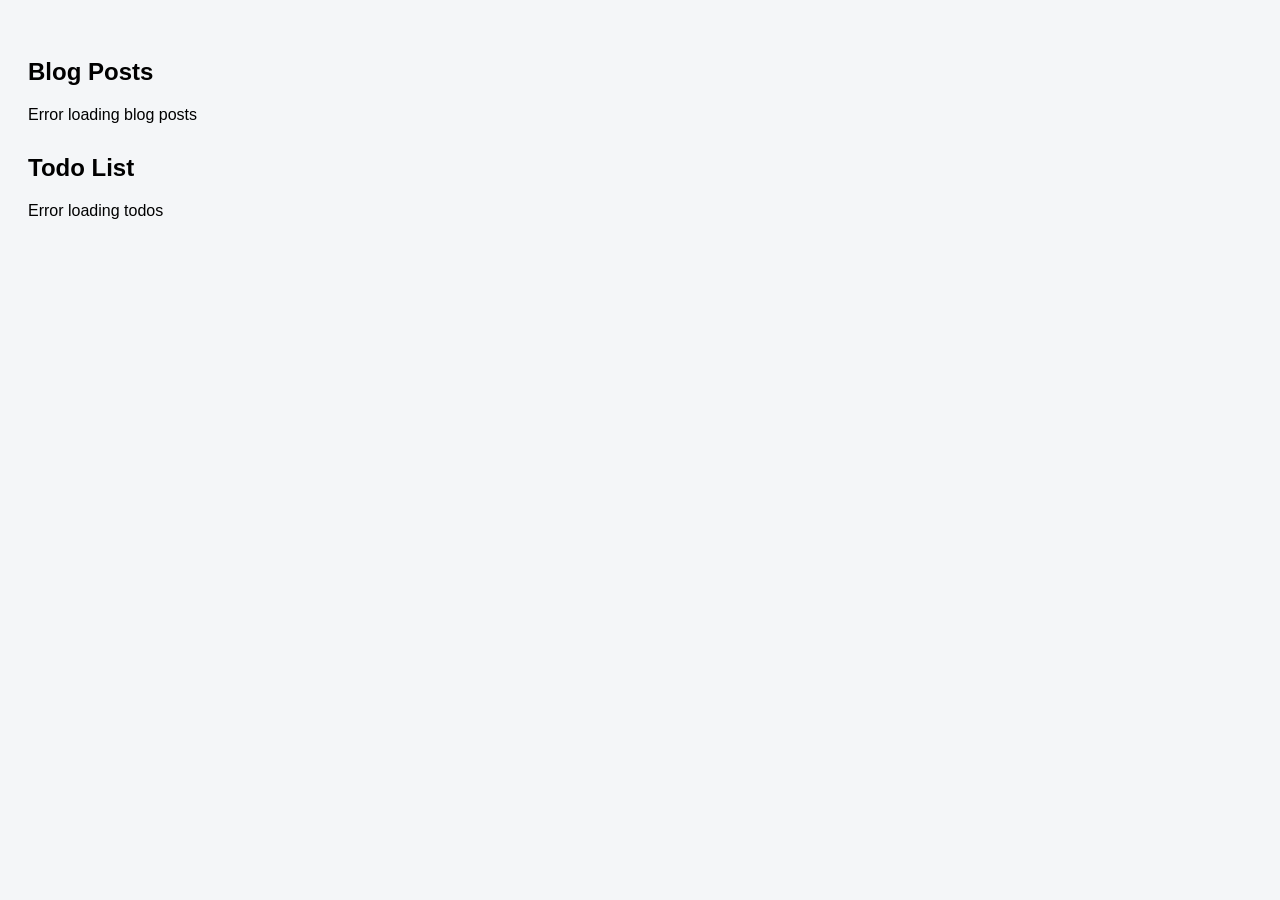
<file: Fetch API Daily Coding Activity/index.html>
<!DOCTYPE html>
<html lang="en">
<head>
  <meta charset="UTF-8">
  <title>Fetch API Assignment</title>

  <style>
    body {
      font-family: Arial, sans-serif;
      background-color: #f4f6f8;
      padding: 20px;
    }

    h2 {
      margin-top: 30px;
    }

    .card {
      background: #fff;
      padding: 15px;
      margin-bottom: 12px;
      border-radius: 6px;
      box-shadow: 0 2px 5px rgba(0,0,0,0.1);
    }

    .post-title {
      font-size: 18px;
      font-weight: bold;
      text-transform: capitalize;
      margin-bottom: 8px;
    }

    .post-body {
      color: #444;
      line-height: 1.5;
    }

    .todo {
      display: flex;
      justify-content: space-between;
    }

    .completed {
      color: green;
      font-weight: bold;
    }

    .pending {
      color: red;
      font-weight: bold;
    }
  </style>
</head>

<body>

  <h2>Blog Posts</h2>
  <div id="posts"></div>

  <h2>Todo List</h2>
  <div id="todos"></div>

  <script src="script.js"></script>
</body>
</html>
</file>
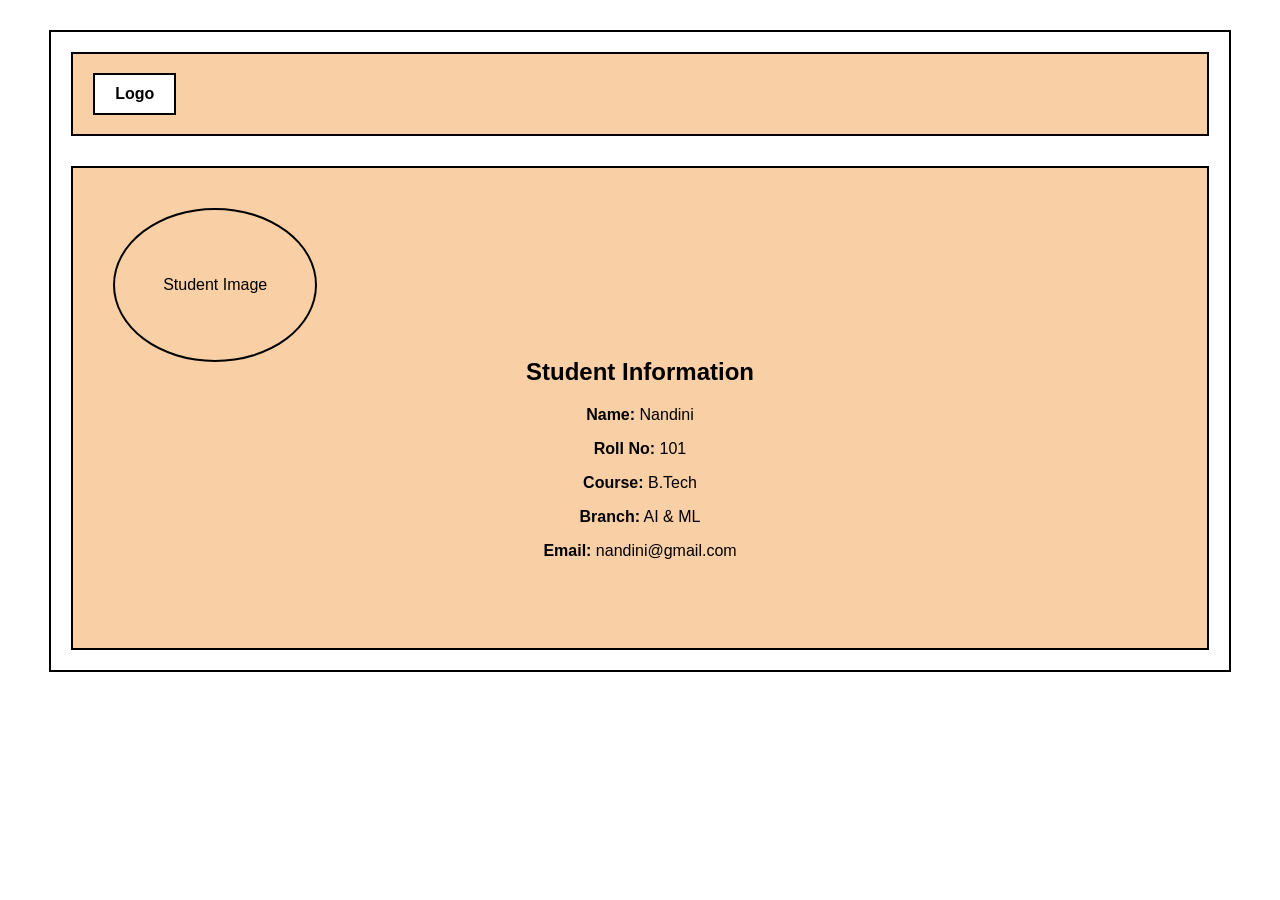
<file: StudentManagement/index.html>
<!DOCTYPE html>
<html lang="en">
<head>
    <meta charset="UTF-8">
    <title>Student Management</title>
    <link rel="stylesheet" href="style.css">
</head>
<body>

<div class="container">

    <!-- Top Header -->
    <div class="header">
        <div class="logo-box">Logo</div>
    </div>

    <!-- Main Content -->
    <div class="content">
        <div class="student-image">
            Student Image
        </div>

        <div class="student-info">
            <h2>Student Information</h2>

            <p><b>Name:</b> Nandini</p>
            <p><b>Roll No:</b> 101</p>
            <p><b>Course:</b> B.Tech</p>
            <p><b>Branch:</b> AI & ML</p>
            <p><b>Email:</b> nandini@gmail.com</p>
        </div>
    </div>

</div>

</body>
</html>
</file>
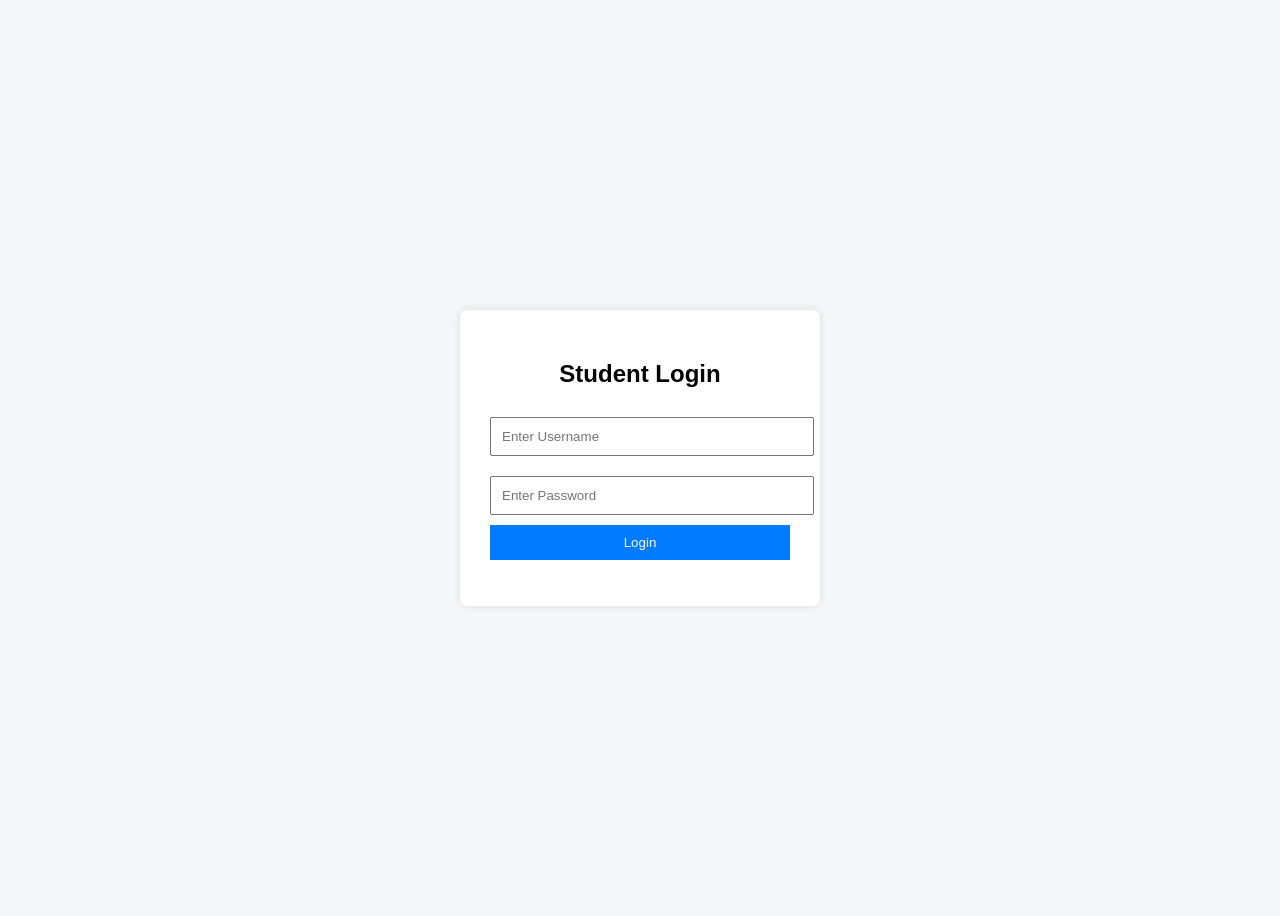
<file: StudentManagementSprint2/index.html>
<!DOCTYPE html>
<html lang="en">
<head>
    <meta charset="UTF-8">
    <title>Student Login</title>
    <link rel="stylesheet" href="style.css">
</head>
<body>

<div class="container">
    <h2>Student Login</h2>

    <input type="text" id="username" placeholder="Enter Username">
    <input type="password" id="password" placeholder="Enter Password">

    <button onclick="login()">Login</button>

    <p id="error"></p>
</div>

<script src="script.js"></script>
</body>
</html>
</file>
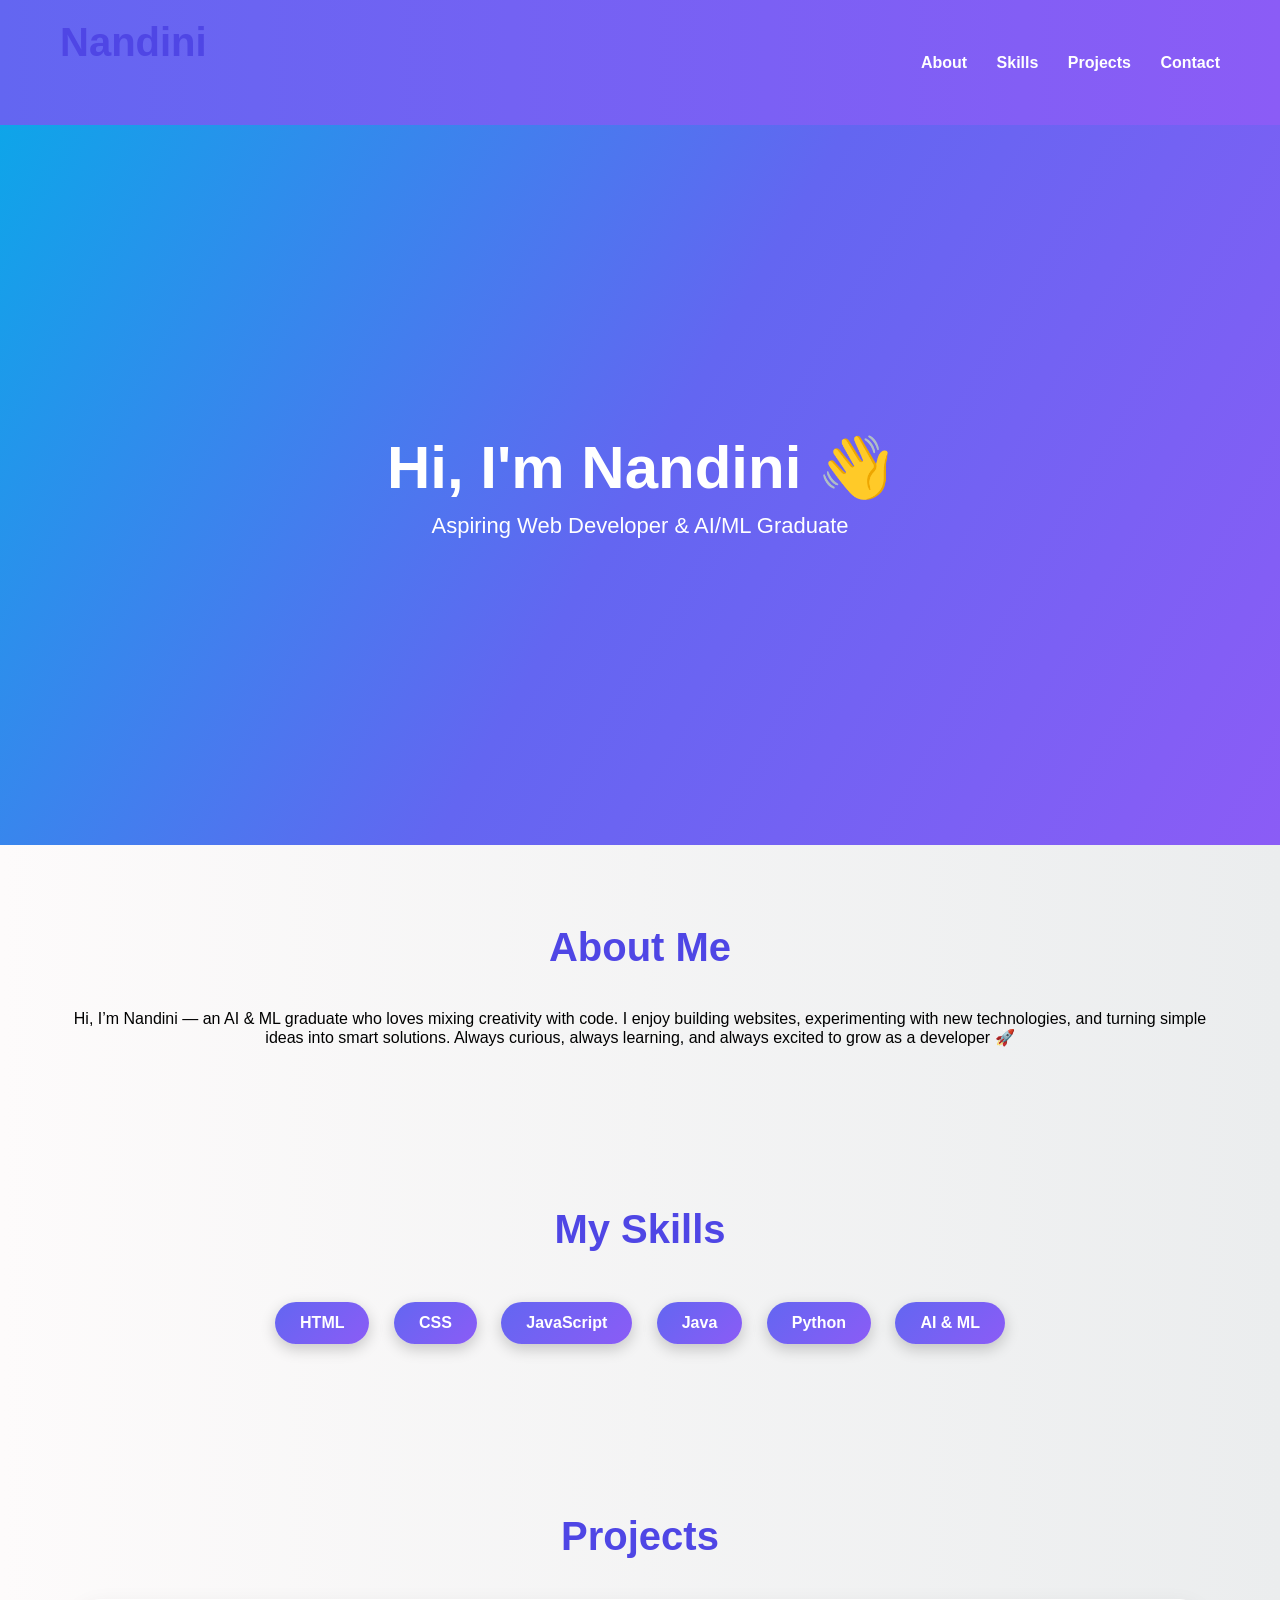
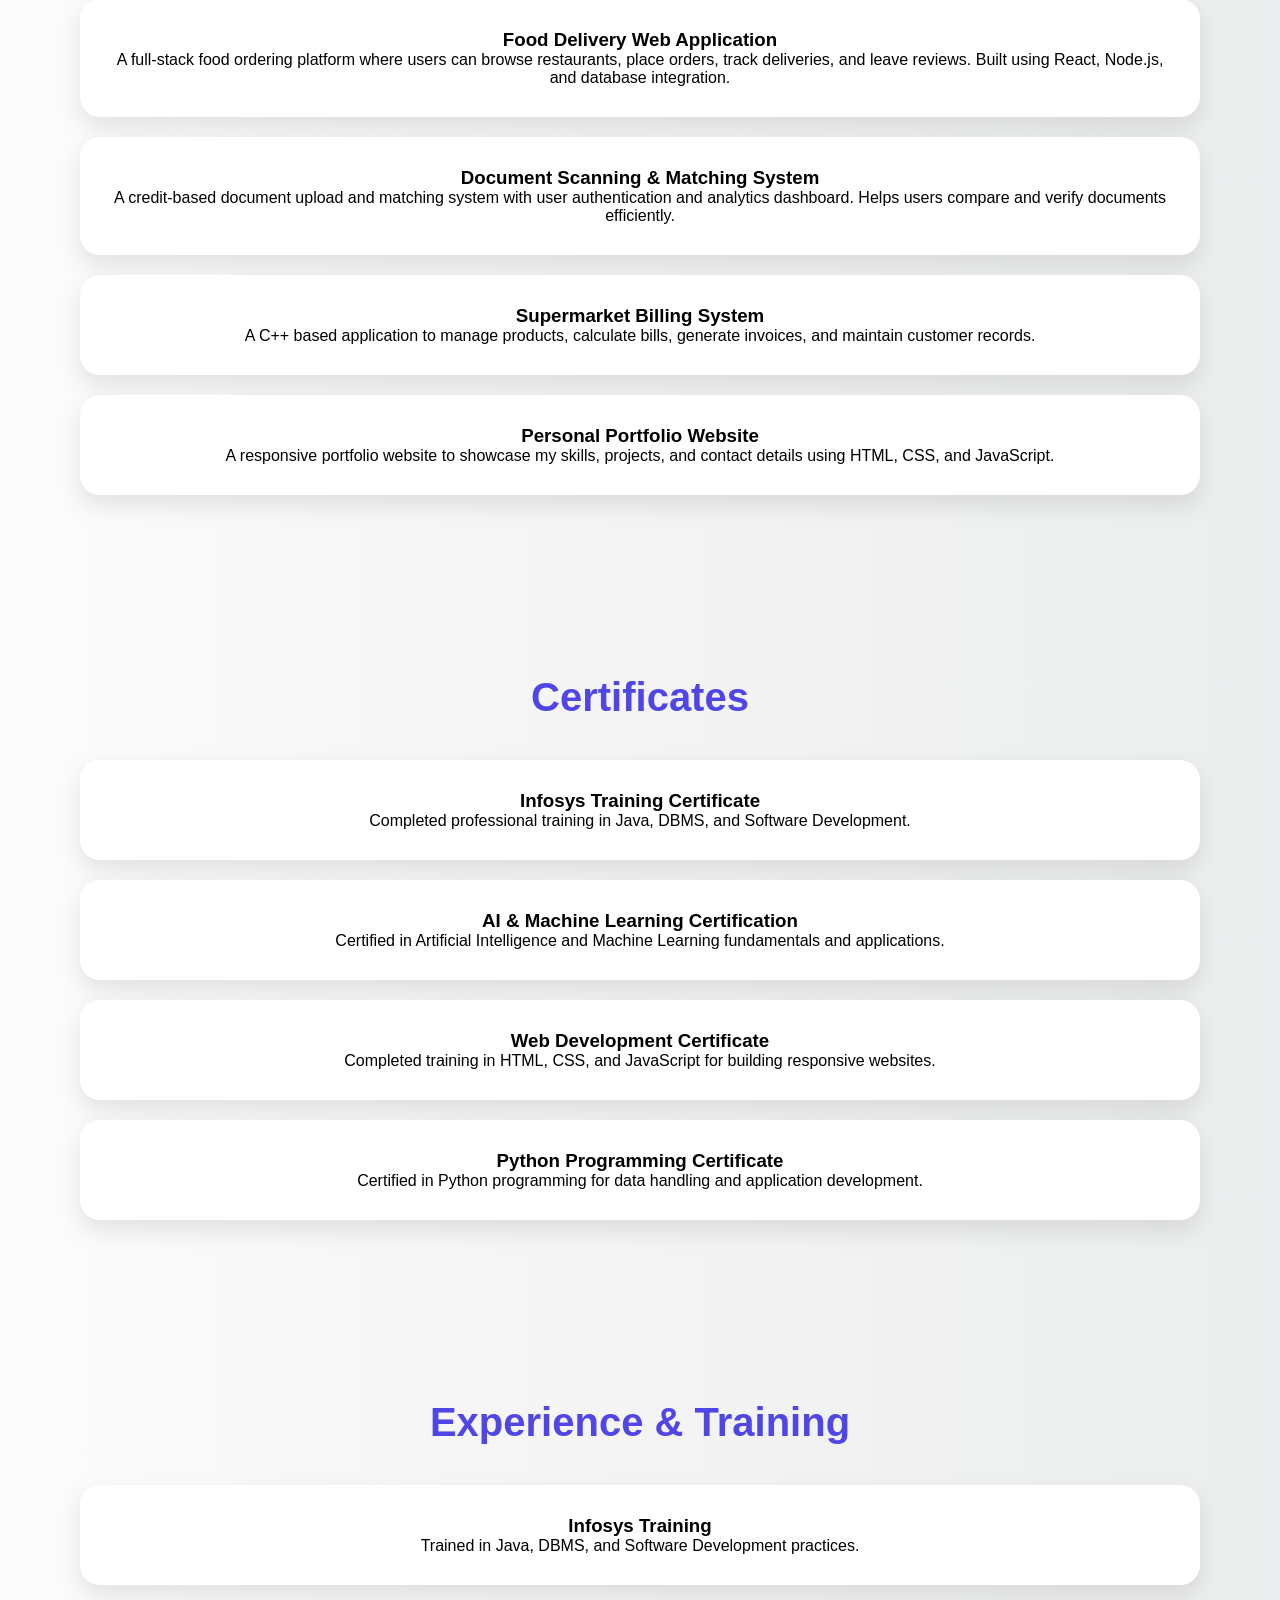
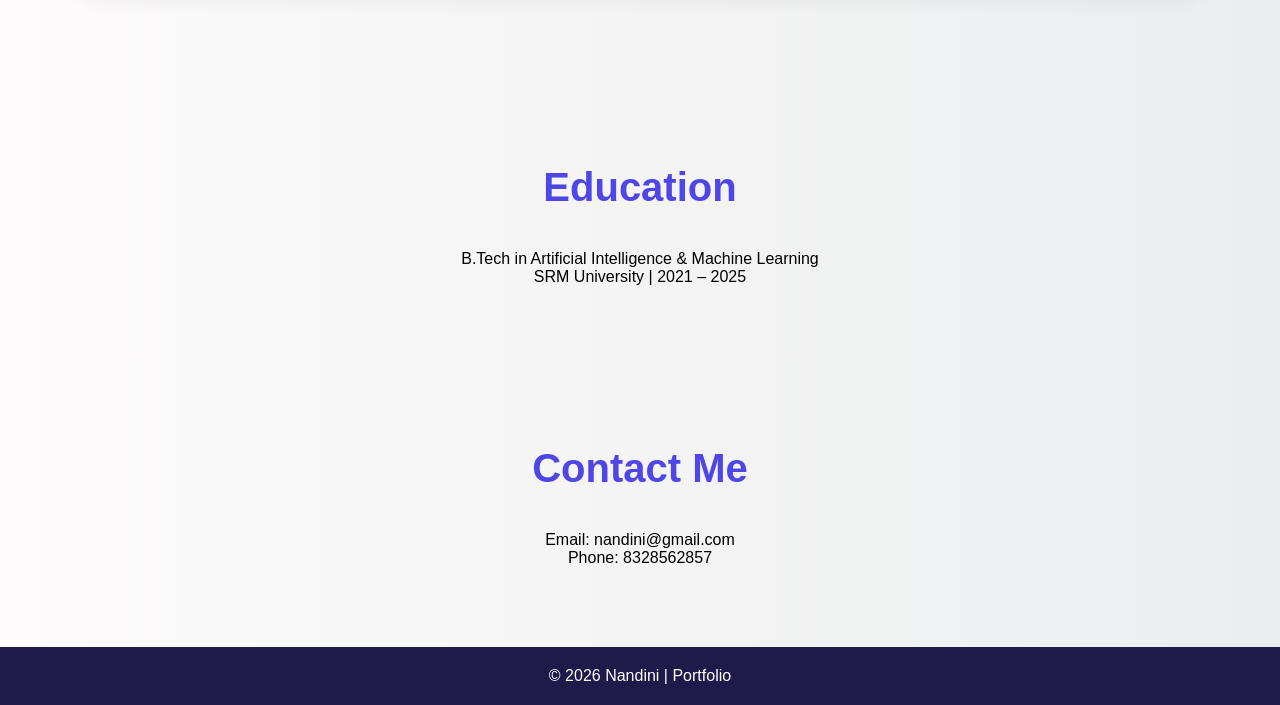
<file: OOPs/HTML/Nandini-portfolio/index.html>
<!DOCTYPE html>
<html>
<head>
    <title>Nandini | Portfolio</title>
    <link rel="stylesheet" href="style.css">
</head>
<body>

<!-- Navbar -->
<div class="navbar">
    <h2>Nandini</h2>
    <div>
        <a href="#about">About</a>
        <a href="#skills">Skills</a>
        <a href="#projects">Projects</a>
        <a href="#contact">Contact</a>
    </div>
</div>

<!-- Hero Section -->
<div class="hero">
    <h1>Hi, I'm Nandini 👋</h1>
    <p>Aspiring Web Developer & AI/ML Graduate</p>
   
</div>

<!-- About -->
<section id="about">
    <h2>About Me</h2>
    <p>
         Hi, I’m Nandini — an AI & ML graduate who loves mixing creativity with code. 
I enjoy building websites, experimenting with new technologies, and turning simple ideas into smart solutions.
Always curious, always learning, and always excited to grow as a developer 🚀
    </p>
</section>

<!-- Skills -->
<section id="skills">
    <h2>My Skills</h2>
    <div class="skills">
        <span>HTML</span>
        <span>CSS</span>
        <span>JavaScript</span>
        <span>Java</span>
        <span>Python</span>
        <span>AI & ML</span>
    </div>
</section>

<!-- Projects -->
<section id="projects">
    <h2>Projects</h2>
    <div class="project">
    <h3>Food Delivery Web Application</h3>
    <p>
        A full-stack food ordering platform where users can browse restaurants, place orders, track deliveries,
        and leave reviews. Built using React, Node.js, and database integration.
    </p>
</div>

<div class="project">
    <h3>Document Scanning & Matching System</h3>
    <p>
        A credit-based document upload and matching system with user authentication and analytics dashboard.
        Helps users compare and verify documents efficiently.
    </p>
</div>

<div class="project">
    <h3>Supermarket Billing System</h3>
    <p>
        A C++ based application to manage products, calculate bills, generate invoices, and maintain customer records.
    </p>
</div>



<div class="project">
    <h3>Personal Portfolio Website</h3>
    <p>
        A responsive portfolio website to showcase my skills, projects, and contact details using HTML, CSS, and JavaScript.
    </p>
</div>

</section>

<section id="certificates">
    <h2>Certificates</h2>

    <div class="project">
        <h3>Infosys Training Certificate</h3>
        <p>Completed professional training in Java, DBMS, and Software Development.</p>
    </div>

    <div class="project">
        <h3>AI & Machine Learning Certification</h3>
        <p>Certified in Artificial Intelligence and Machine Learning fundamentals and applications.</p>
    </div>

    <div class="project">
        <h3>Web Development Certificate</h3>
        <p>Completed training in HTML, CSS, and JavaScript for building responsive websites.</p>
    </div>

    <div class="project">
        <h3>Python Programming Certificate</h3>
        <p>Certified in Python programming for data handling and application development.</p>
    </div>
</section>


<section id="experience">
    <h2>Experience & Training</h2>
    <div class="project">
        <h3>Infosys Training</h3>
        <p>Trained in Java, DBMS, and Software Development practices.</p>
    </div>
</section>


<section id="education">
    <h2>Education</h2>
    <p>B.Tech in Artificial Intelligence & Machine Learning</p>
    <p>SRM University | 2021 – 2025</p>
</section>


<!-- Contact -->
<section id="contact">
    <h2>Contact Me</h2>
    <p>Email: nandini@gmail.com</p>
    <p>Phone: 8328562857</p>
</section>

<footer>
    <p>© 2026 Nandini | Portfolio</p>
</footer>

</body>
</html>
</file>
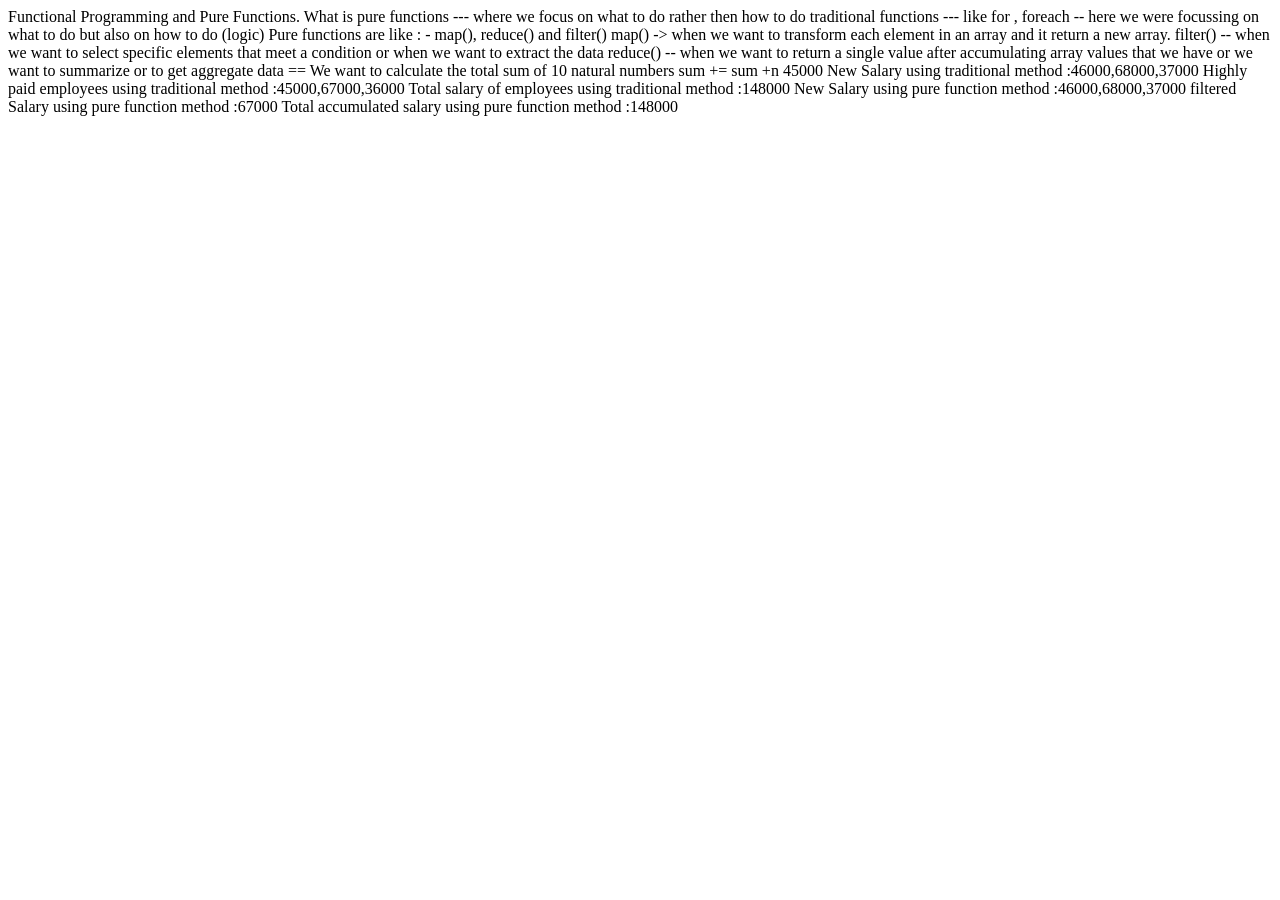
<file: level2 programs/purefunction.html>
Functional Programming and Pure Functions.

What is pure functions  ---    where we focus on what to do rather then how to do 
traditional functions --- like for , foreach --
 here we were focussing on what to do but also on how to do (logic)


Pure functions are like : - map(), reduce() and filter()

map() -> when we want to transform each element in an array and it return a new array.

filter() -- when we want to select specific elements that meet a condition or when we want to extract the data 

reduce() -- when we want to return a single value after accumulating array values that we have or we want to 
summarize or to get aggregate data 

== We want to calculate the total sum of 10 natural numbers  sum += sum +n


<!DOCTYPE html>
<html lang="en">
<head>
    <meta charset="UTF-8">
    <meta name="viewport" content="width=device-width, initial-scale=1.0">
    <title>Document</title>
</head>
<body>
  <script>

        // traditional way for incrementing the salary 

        const salaries = [45000,67000 ,36000];

        document.writeln(salaries[0]);

        const newsalaries =[];

        for(let i=0; i<salaries.length ;i++)
        {

            newsalaries.push(salaries[i] + 1000)
        }

        document.writeln("New Salary using traditional method :" + newsalaries);

        const highlypaidemployees = [];
        for(let i=0 ; i<salaries.length ; i++)
        {


            if(salaries[i] > 20000)
            highlypaidemployees.push(salaries[i]);
        }

        document.writeln("Highly paid employees using traditional method :" + highlypaidemployees);

        let totalSalary = 0;
         for(let i=0 ; i<salaries.length ; i++)
         {
            totalSalary += salaries[i];
         }

         document.writeln("Total salary of employees using traditional method :" + totalSalary);

         // using pure functions for incrementing the salary 

                 const empsalaries = [45000,67000 ,36000];

                const empnewsalaries =  empsalaries.map(sal => sal+1000);
                document.writeln("New Salary using pure function method :" + newsalaries);
                const filteredsalaries =  empsalaries.filter(sal => sal>50000);
                document.writeln("filtered Salary using pure function method :" + filteredsalaries);
                 const totalsalaries =  empsalaries.reduce((sum,sal) => sum + sal , 0);   
                   document.writeln("Total accumulated salary using pure function method :" + totalsalaries);
  </script>  
</body>
</html>
</file>
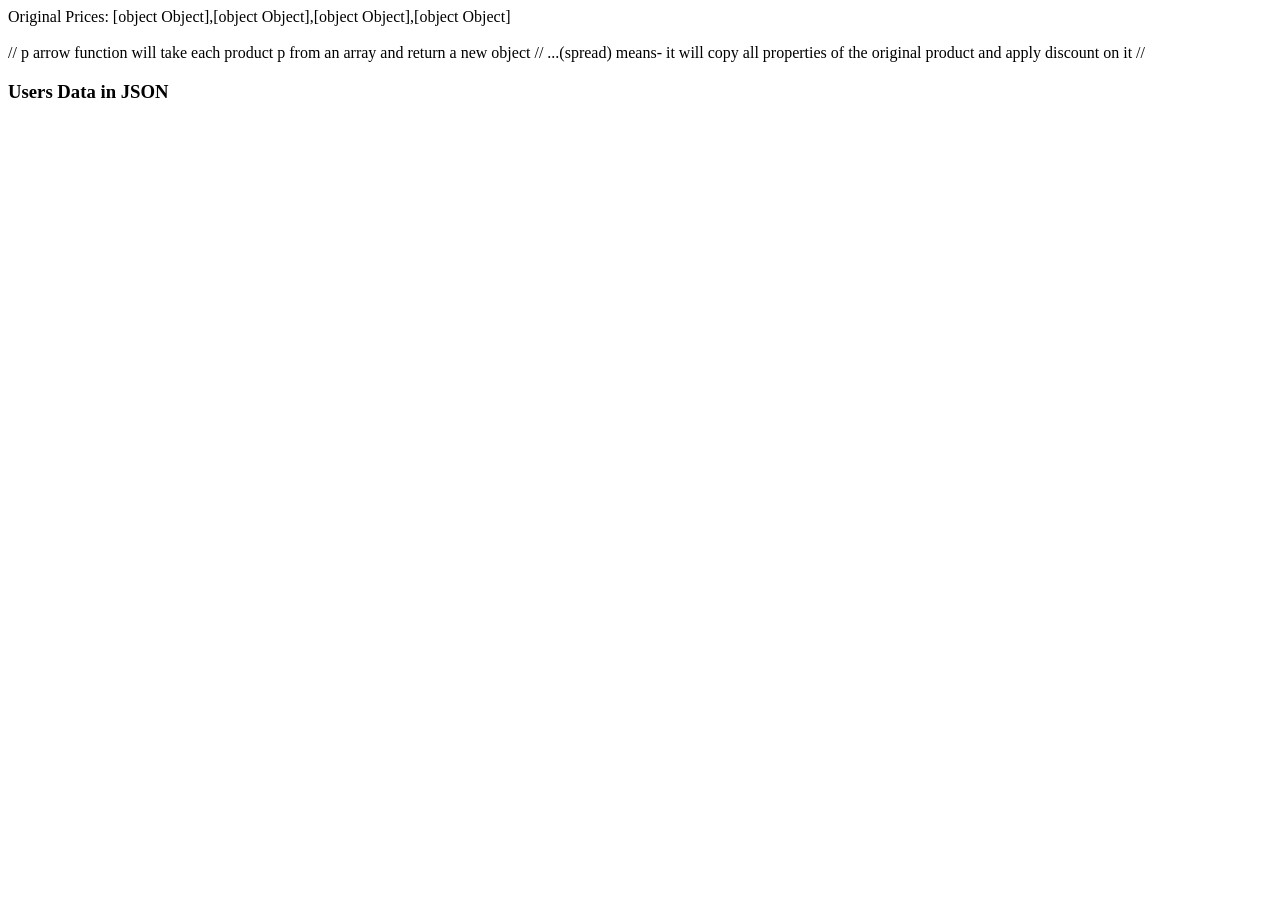
<file: level2 programs/spreadoperator.html>
<!DOCTYPE html>
<html lang="en">
<head>
  <meta charset="UTF-8">
  <title>Product Price Calculation</title>
</head>
<body>
<script>
  const prices = [
  {item:"laptop", price: 3000}, {item:"TV", price: 1500}, {item:"Mouse", price: 2500}, {item:"AC", price: 4000}];
  document.writeln("Original Prices: " + prices + "<br><br>");
  const discountedPrices = prices.map({...p ,price :p.price * 0.10});
  document.writeln("Discounted Prices (10% off): " + discountedPrices + "<br><br>");
  const filteredPrices = discountedPrices.filter(price => price > 2000);
  document.writeln("Filtered Prices (>2000): " + filteredPrices + "<br><br>");
  const totalPrice = discountedPrices.reduce((sum, price) => sum + price, 0);
  document.writeln("Total Accumulated Price: " + totalPrice);
</script>
</body>
</html>


// p arrow function will take each product p from an array and return a new object 


  // ...(spread) means- it will copy all properties of the original product and apply discount on it
  // <!DOCTYPE html>
<html lang="en">
<head>
    <meta charset="UTF-8">
    <meta name="viewport" content="width=device-width, initial-scale=1.0">
    <title>Document</title>
</head>
<body>
    
<h3> Users Data in JSON</h3>
<ul id = "users"></ul>
<script>
        fetch('http://127.0.0.1:5501/Javascript/Level2%20programs/jsonExample.html') // to retrieve the json data from this api
      .then(response => response.json()) // convert response to json where .json() will automatically parses the data and (internally it uses JSON.parse())
      .then(data =>
      {
        const ul = document.getElementById("users");

        data.forEach(user => {
   
   const li =  document.createElement("li");
   li.textContent = `User Name : ${user.username} - EMail : ${user.email}`;
   ul.append(li); 
      });
    })

    .catch(err => console.error("Error while loading the data", err));
</script>
</body>
</html>
</file>
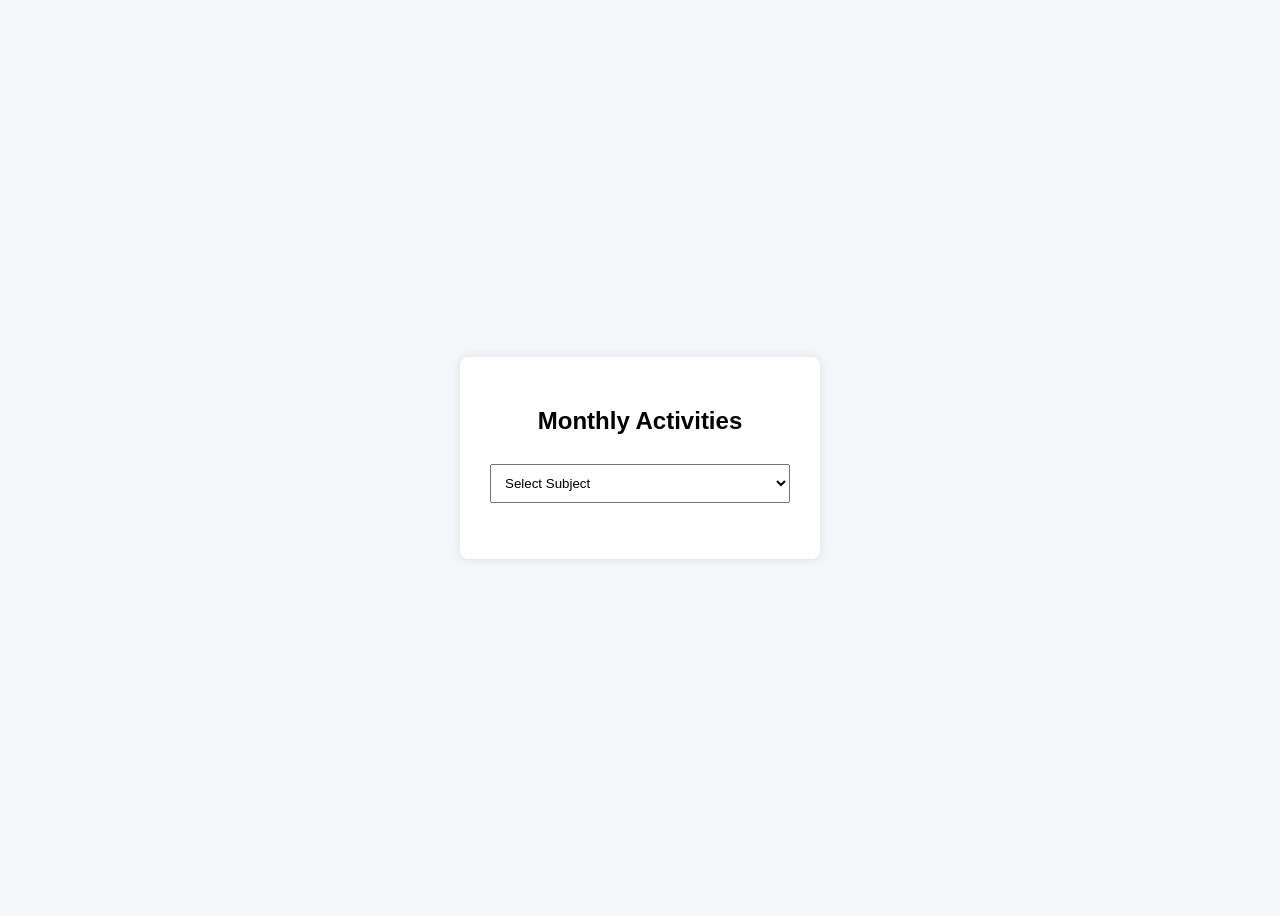
<file: StudentManagementSprint2/monthly.html>
<!DOCTYPE html>
<html lang="en">
<head>
    <meta charset="UTF-8">
    <title>Monthly Activities</title>
    <link rel="stylesheet" href="style.css">
</head>
<body>

<div class="container">
    <h2>Monthly Activities</h2>

    <select id="subject" onchange="showActivities()">
        <option value="">Select Subject</option>
        <option value="Maths">Maths</option>
        <option value="Science">Science</option>
    </select>

    <ul id="activityList"></ul>
</div>

<script src="script.js"></script>
</body>
</html>
</file>
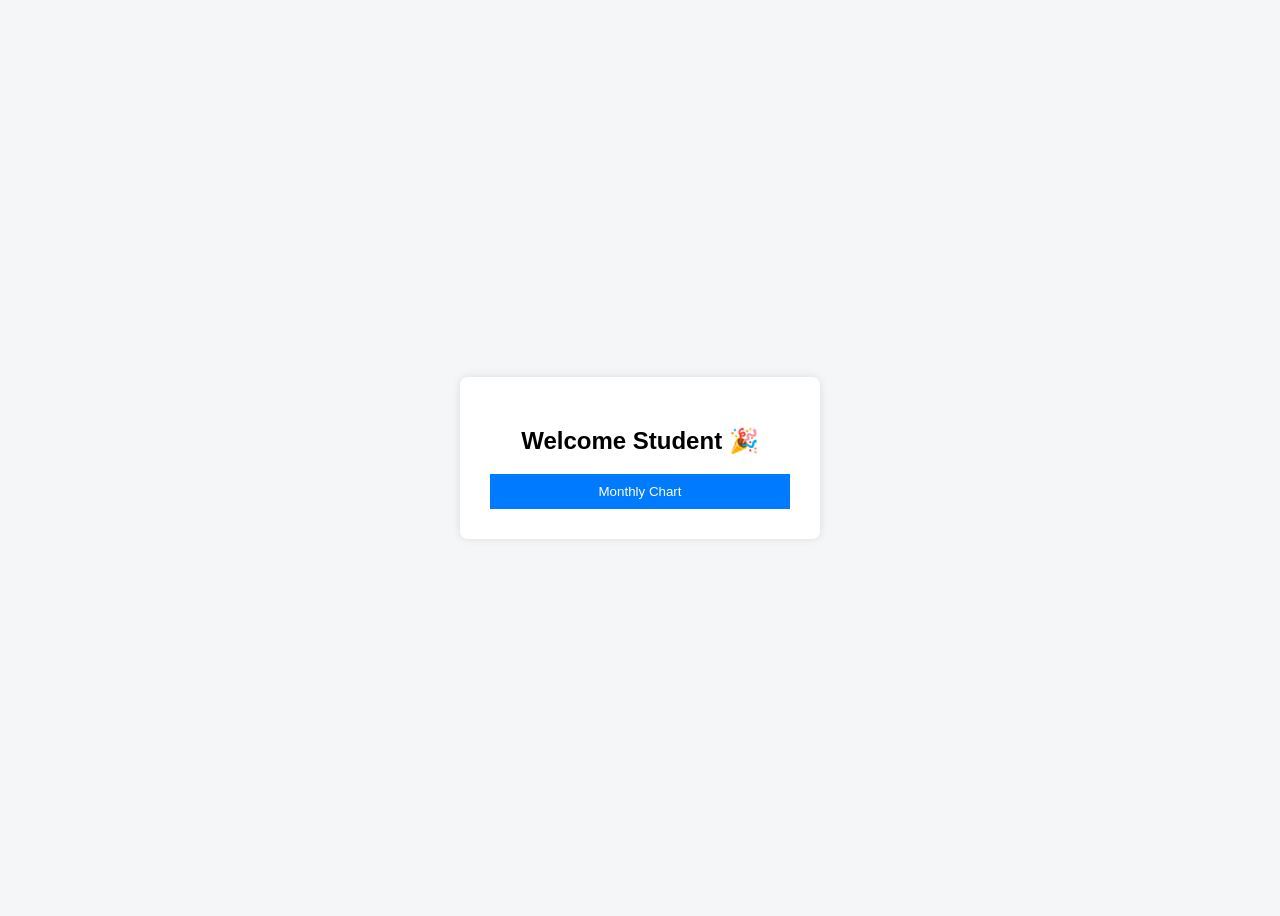
<file: StudentManagementSprint2/welcome.html>
<!DOCTYPE html>
<html lang="en">
<head>
    <meta charset="UTF-8">
    <title>Welcome</title>
    <link rel="stylesheet" href="style.css">
</head>
<body>

<div class="container">
    <h2>Welcome Student 🎉</h2>
    <button onclick="goToMonthly()">Monthly Chart</button>
</div>

<script src="script.js"></script>
</body>
</html>
</file>
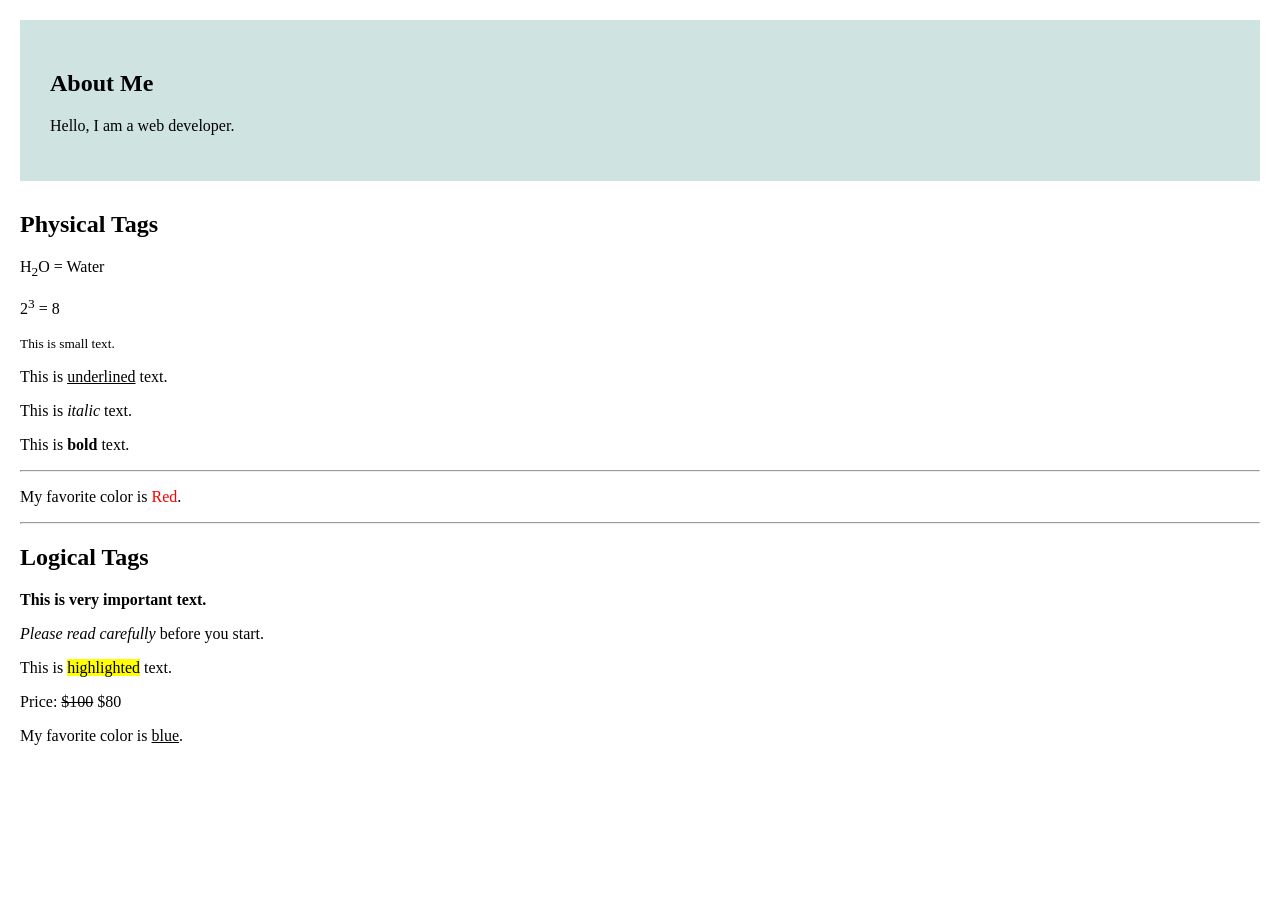
<file: OOPs/HTML/aboutme.html>
<!DOCTYPE html>
<html lang="en">
<head>
    <meta charset="UTF-8">
    <title>Block Inline Example</title>
    <style>
        body {
            font-family: Times New Roman, serif;
            margin: 20px;
        }

        .about {
            background-color: #cfe3e0;
            padding: 30px;
            margin-bottom: 30px;
        }

        mark {
            background-color: yellow;
        }
    </style>
</head>
<body>

    <!-- About Me Section -->
    <div class="about">
        <h2>About Me</h2>
        <p>Hello, I am a web developer.</p>
    </div>

    <!-- Physical Tags Section -->
    <h2>Physical Tags</h2>

    <p>H<sub>2</sub>O = Water</p>
    <p>2<sup>3</sup> = 8</p>

    <p><small>This is small text.</small></p>
    <p>This is <u>underlined</u> text.</p>
    <p>This is <i>italic</i> text.</p>
    <p>This is <b>bold</b> text.</p>

    <hr>

    <p>My favorite color is <font color="red">Red</font>.</p>

    <hr>

    <!-- Logical Tags Section -->
    <h2>Logical Tags</h2>

    <p><strong>This is very important text.</strong></p>
    <p><em>Please read carefully</em> before you start.</p>
    <p>This is <mark>highlighted</mark> text.</p>
    <p>Price: <del>$100</del> $80</p>
    <p>My favorite color is <ins>blue</ins>.</p>

</body>
</html>
</file>
<file: StudentManagement/style.css>
body{
    background:#ffffff;
    font-family:Arial, sans-serif;
}

/* Outer Border */
.container{
    width:90%;
    margin:30px auto;
    border:2px solid black;
    padding:20px;
}

/* Header */
.header{
    background:#f9cfa5;
    height:80px;
    border:2px solid black;
    display:flex;
    align-items:center;
    padding-left:20px;
}

/* Logo */
.logo-box{
    border:2px solid black;
    padding:10px 20px;
    font-weight:bold;
    background:white;
}

/* Content Section */
.content{
    margin-top:30px;
    background:#f9cfa5;
    border:2px solid black;
    height:400px;
    position:relative;
    padding:40px;
}

/* Student Image */
.student-image{
    width:200px;
    height:150px;
    border:2px solid black;
    border-radius:50%;
    display:flex;
    align-items:center;
    justify-content:center;
    position:absolute;
    top:40px;
    left:40px;
    background:#f9cfa5;
}

/* Student Info */
.student-info{
    text-align:center;
    margin-top:150px;
}

.student-info h2{
    margin-bottom:20px;
}
</file>
<file: StudentManagementSprint2/style.css>
body {
    font-family: Arial, sans-serif;
    background: #f4f6f8;
    display: flex;
    justify-content: center;
    align-items: center;
    height: 100vh;
}

.container {
    background: white;
    padding: 30px;
    width: 300px;
    text-align: center;
    border-radius: 8px;
    box-shadow: 0 0 10px rgba(0,0,0,0.1);
}

input, select {
    width: 100%;
    padding: 10px;
    margin: 10px 0;
}

button {
    padding: 10px;
    width: 100%;
    background: #007bff;
    color: white;
    border: none;
    cursor: pointer;
}

button:hover {
    background: #0056b3;
}

#error {
    color: red;
}
</file>
<file: OOPs/HTML/Nandini-portfolio/style.css>
*{
    margin:0;
    padding:0;
    box-sizing:border-box;
    font-family: 'Segoe UI', sans-serif;
}

body{
    background: linear-gradient(to right, #fdfbfb, #ebedee);
}

/* Navbar */
.navbar{
    background: linear-gradient(to right, #6366f1, #8b5cf6);
    color:white;
    padding:20px 60px;
    display:flex;
    justify-content:space-between;
    align-items:center;
    box-shadow:0 4px 10px rgba(0,0,0,0.2);
}

.navbar a{
    color:white;
    margin-left:25px;
    text-decoration:none;
    font-weight:bold;
    transition:0.3s;
}

.navbar a:hover{
    color:#facc15;
}

/* Hero */
.hero{
    height:80vh;
    background: linear-gradient(120deg,#0ea5e9,#6366f1,#8b5cf6);
    color:white;
    display:flex;
    flex-direction:column;
    justify-content:center;
    align-items:center;
    text-align:center;
}

.hero h1{
    font-size:60px;
    animation: pop 1s ease-in-out;
}

.hero p{
    font-size:22px;
    margin-top:10px;
}

.hero button{
    margin-top:25px;
    padding:12px 30px;
    background:#facc15;
    border:none;
    border-radius:30px;
    font-weight:bold;
    cursor:pointer;
}

/* Sections */
section{
    padding:80px 60px;
    text-align:center;
}

h2{
    font-size:40px;
    margin-bottom:40px;
    color:#4f46e5;
}

/* Skills */
.skills span{
    background:linear-gradient(135deg,#6366f1,#8b5cf6);
    color:white;
    padding:12px 25px;
    border-radius:30px;
    margin:10px;
    display:inline-block;
    font-weight:bold;
    box-shadow:0 5px 15px rgba(0,0,0,0.2);
}

/* Cards */
.project{
    background:white;
    margin:20px;
    padding:30px;
    border-radius:20px;
    box-shadow:0 10px 25px rgba(0,0,0,0.1);
    transition:0.3s;
}

.project:hover{
    transform:translateY(-10px) scale(1.03);
}

/* Footer */
footer{
    background:#1e1b4b;
    color:white;
    text-align:center;
    padding:20px;
}
</file>
